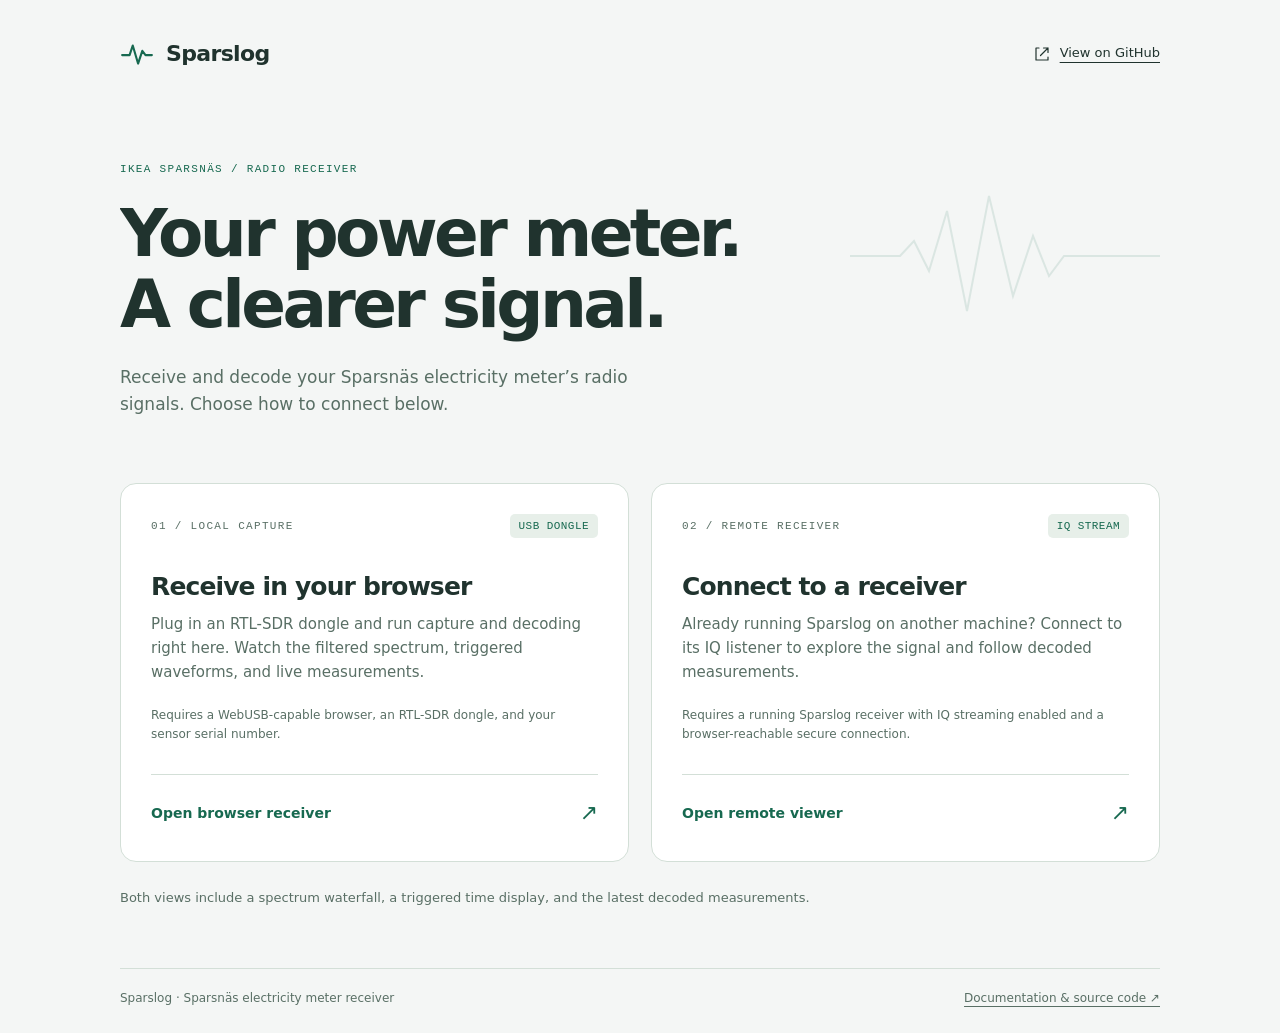
<file: pages-index.html>
<!doctype html>
<html lang="en">
<head>
  <meta charset="utf-8">
  <meta name="viewport" content="width=device-width, initial-scale=1">
  <meta name="color-scheme" content="light dark">
  <meta name="description" content="Receive and decode IKEA Sparsnäs electricity meter signals, directly in your browser or from a remote receiver.">
  <title>Sparslog · Choose your receiver</title>
  <style>
    :root { font: 16px/1.6 system-ui, -apple-system, BlinkMacSystemFont, "Segoe UI", sans-serif; color-scheme: light; --page: #f4f6f5; --surface: #fff; --ink: #20332e; --muted: #596f65; --border: #d3dfd7; --accent: #176950; --soft: #e7efe9; }
    * { box-sizing: border-box; }
    body { margin: 0; background: var(--page); color: var(--ink); }
    a { color: inherit; }
    a:focus-visible { outline: 3px solid var(--accent); outline-offset: 6px; }
    .shell { max-width: 1120px; margin: auto; padding: 36px 40px 24px; }
    header, footer { display: flex; align-items: center; justify-content: space-between; gap: 20px; }
    .brand { display: inline-flex; align-items: center; gap: 12px; font-weight: 650; letter-spacing: -.03em; font-size: 22px; text-decoration: none; }
    .brand svg { width: 34px; height: 34px; color: var(--accent); }
    .repo { display: inline-flex; align-items: center; gap: 9px; font-size: 13px; text-underline-offset: 5px; }
    .repo svg { width: 18px; height: 18px; }
    .hero { position: relative; padding: 90px 0 64px; overflow: hidden; }
    .eyebrow, .number, .tag { font: 11px/1.5 ui-monospace, SFMono-Regular, Consolas, monospace; letter-spacing: .12em; text-transform: uppercase; }
    .eyebrow { color: var(--accent); margin: 0 0 20px; }
    h1 { position: relative; margin: 0; max-width: 720px; font-size: clamp(38px, 6vw, 66px); font-weight: 550; line-height: 1.08; letter-spacing: -.055em; }
    .intro { position: relative; max-width: 540px; margin: 24px 0 0; color: var(--muted); font-size: 17px; }
    .signal { position: absolute; width: 390px; height: 140px; right: -80px; top: 115px; color: var(--accent); opacity: .11; }
    .choices { display: grid; grid-template-columns: repeat(2, minmax(0, 1fr)); gap: 22px; }
    .card { display: flex; flex-direction: column; padding: 30px; border: 1px solid var(--border); border-radius: 16px; background: var(--surface); text-decoration: none; transition: border-color .16s, transform .16s; }
    .card:hover { border-color: var(--accent); transform: translateY(-3px); }
    .card-top { display: flex; justify-content: space-between; align-items: center; gap: 12px; }
    .number { color: var(--muted); }
    .tag { padding: 4px 9px; border-radius: 5px; background: var(--soft); color: var(--accent); letter-spacing: .04em; }
    h2 { margin: 34px 0 10px; font-size: 25px; font-weight: 600; line-height: 1.2; letter-spacing: -.035em; }
    .description { margin: 0; color: var(--muted); font-size: 15px; }
    .requirement { margin: 22px 0 30px; color: var(--muted); font-size: 12px; }
    .action { display: flex; justify-content: space-between; align-items: center; margin-top: auto; padding-top: 20px; border-top: 1px solid var(--border); color: var(--accent); font-size: 14px; font-weight: 650; }
    .action span:last-child { font-size: 22px; font-weight: 400; }
    .note { margin: 26px 0 60px; color: var(--muted); font-size: 13px; }
    footer { border-top: 1px solid var(--border); padding: 20px 0 0; color: var(--muted); font-size: 12px; }
    footer a { text-underline-offset: 4px; }
    @media (prefers-color-scheme: dark) { :root { color-scheme: dark; --page: #111a17; --surface: #19241f; --ink: #e0eae4; --muted: #9aafa3; --border: #34493c; --accent: #5ecca0; --soft: #243b2e; } }
    @media (max-width: 650px) { .shell { padding: 24px 20px; } .hero { padding: 64px 0 40px; } .choices { grid-template-columns: 1fr; gap: 16px; } .card { padding: 24px; } h2 { margin-top: 26px; } .signal { right: -220px; } .note { margin-bottom: 40px; } footer { align-items: start; flex-direction: column; gap: 8px; } }
    @media (prefers-reduced-motion: reduce) { .card { transition: none; } .card:hover { transform: none; } }
  </style>
</head>
<body>
  <div class="shell">
    <header>
      <a class="brand" href="./" aria-label="Sparslog home">
        <svg viewBox="0 0 32 32" fill="none" aria-hidden="true"><path d="M2 17h7l3-9 5 17 4-12 3 4h6" stroke="currentColor" stroke-width="2" stroke-linecap="round" stroke-linejoin="round"/></svg>
        Sparslog
      </a>
      <a class="repo" href="https://github.com/ThomasHabets/sparslog">
        <svg viewBox="0 0 24 24" fill="none" aria-hidden="true"><path d="M8 4H4v16h16v-4M14 4h6v6M20 4 10 14" stroke="currentColor" stroke-width="1.6" stroke-linecap="round" stroke-linejoin="round"/></svg>
        View on GitHub
      </a>
    </header>
    <main>
      <section class="hero" aria-labelledby="title">
        <p class="eyebrow">IKEA Sparsnäs / Radio receiver</p>
        <svg class="signal" viewBox="0 0 390 140" fill="none" aria-hidden="true"><path d="M0 70h50l14-15 15 30 18-60 20 100 22-115 24 100 20-60 16 40 15-20h161" stroke="currentColor" stroke-width="2"/></svg>
        <h1 id="title">Your power meter.<br>A clearer signal.</h1>
        <p class="intro">Receive and decode your Sparsnäs electricity meter’s radio signals. Choose how to connect below.</p>
      </section>
      <section class="choices" aria-label="Choose a receiver">
        <a class="card" href="ui-sdr/">
          <div class="card-top"><span class="number">01 / Local capture</span><span class="tag">USB dongle</span></div>
          <h2>Receive in your browser</h2>
          <p class="description">Plug in an RTL-SDR dongle and run capture and decoding right here. Watch the filtered spectrum, triggered waveforms, and live measurements.</p>
          <p class="requirement">Requires a WebUSB-capable browser, an RTL-SDR dongle, and your sensor serial number.</p>
          <div class="action"><span>Open browser receiver</span><span aria-hidden="true">↗</span></div>
        </a>
        <a class="card" href="ui/">
          <div class="card-top"><span class="number">02 / Remote receiver</span><span class="tag">IQ stream</span></div>
          <h2>Connect to a receiver</h2>
          <p class="description">Already running Sparslog on another machine? Connect to its IQ listener to explore the signal and follow decoded measurements.</p>
          <p class="requirement">Requires a running Sparslog receiver with IQ streaming enabled and a browser-reachable secure connection.</p>
          <div class="action"><span>Open remote viewer</span><span aria-hidden="true">↗</span></div>
        </a>
      </section>
      <p class="note">Both views include a spectrum waterfall, a triggered time display, and the latest decoded measurements.</p>
    </main>
    <footer><span>Sparslog · Sparsnäs electricity meter receiver</span><a href="https://github.com/ThomasHabets/sparslog#readme">Documentation &amp; source code ↗</a></footer>
  </div>
</body>
</html>
</file>
